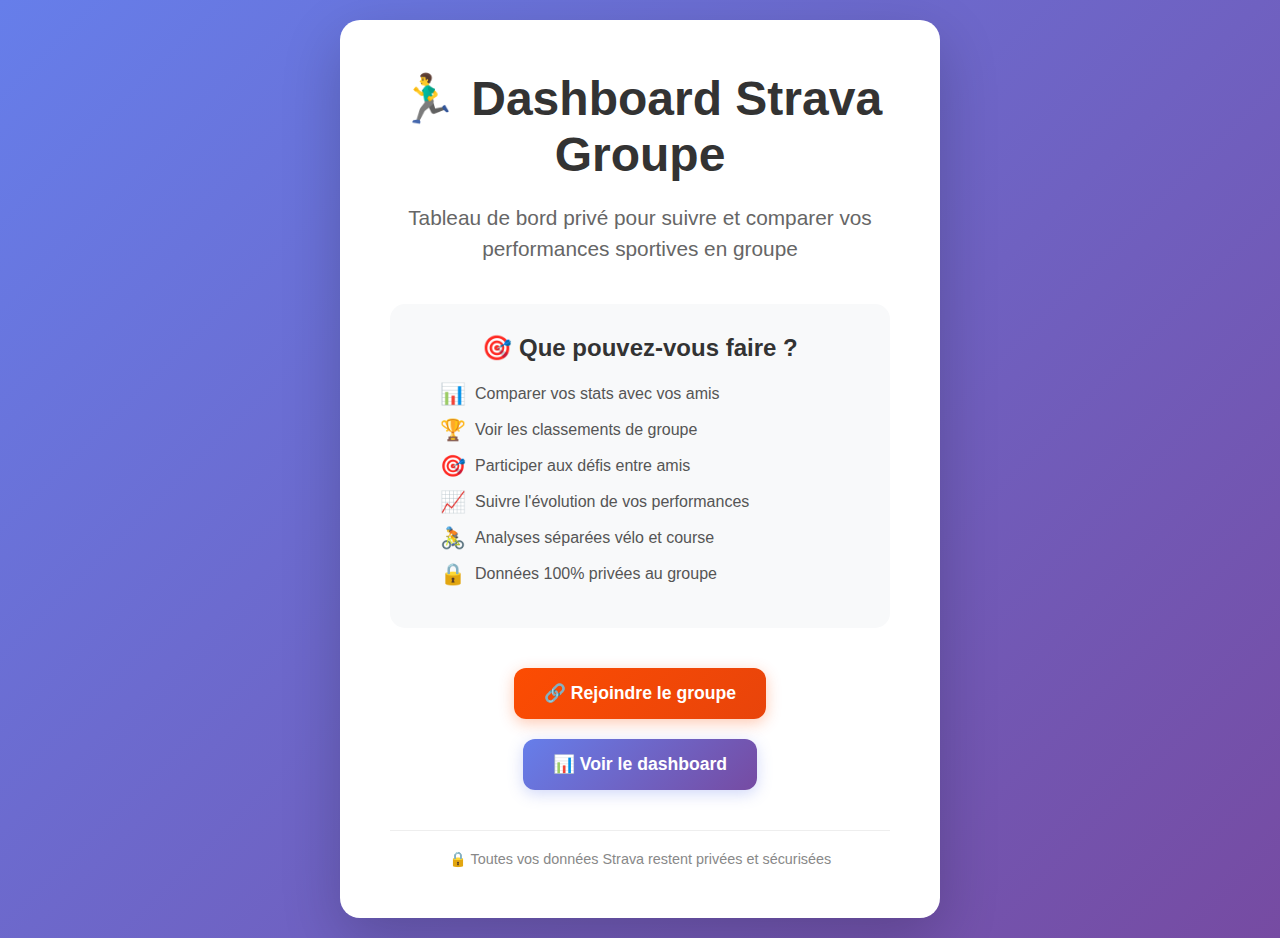
<file: firebase-app/public/index.html>
<!DOCTYPE html>
<html lang="fr">
<head>
    <meta charset="UTF-8">
    <meta name="viewport" content="width=device-width, initial-scale=1.0">
    <title>Dashboard Groupe Strava</title>
    <link rel="stylesheet" href="css/style.css">
</head>
<body>
    <div class="container">
        <h1 class="title">🏃‍♂️ Dashboard Strava Groupe</h1>
        <p class="subtitle">
            Tableau de bord privé pour suivre et comparer vos performances sportives en groupe
        </p>

        <div class="info-section">
            <h2 class="info-title">🎯 Que pouvez-vous faire ?</h2>
            <div class="feature-list">
                <div class="feature">
                    <span class="feature-icon">📊</span>
                    <span>Comparer vos stats avec vos amis</span>
                </div>
                <div class="feature">
                    <span class="feature-icon">🏆</span>
                    <span>Voir les classements de groupe</span>
                </div>
                <div class="feature">
                    <span class="feature-icon">🎯</span>
                    <span>Participer aux défis entre amis</span>
                </div>
                <div class="feature">
                    <span class="feature-icon">📈</span>
                    <span>Suivre l'évolution de vos performances</span>
                </div>
                <div class="feature">
                    <span class="feature-icon">🚴</span>
                    <span>Analyses séparées vélo et course</span>
                </div>
                <div class="feature">
                    <span class="feature-icon">🔒</span>
                    <span>Données 100% privées au groupe</span>
                </div>
            </div>
        </div>

        <div class="nav-buttons">
            <a href="invite.html" class="nav-btn btn-primary">
                🔗 Rejoindre le groupe
            </a>
            <a href="dashboard.html" class="nav-btn btn-secondary">
                📊 Voir le dashboard
            </a>
        </div>

        <div class="footer">
            <p>🔒 Toutes vos données Strava restent privées et sécurisées</p>
        </div>
    </div>

    <script>
        console.log('Dashboard Strava Groupe - Page d\'accueil');
    </script>
</body>
</html>
</file>
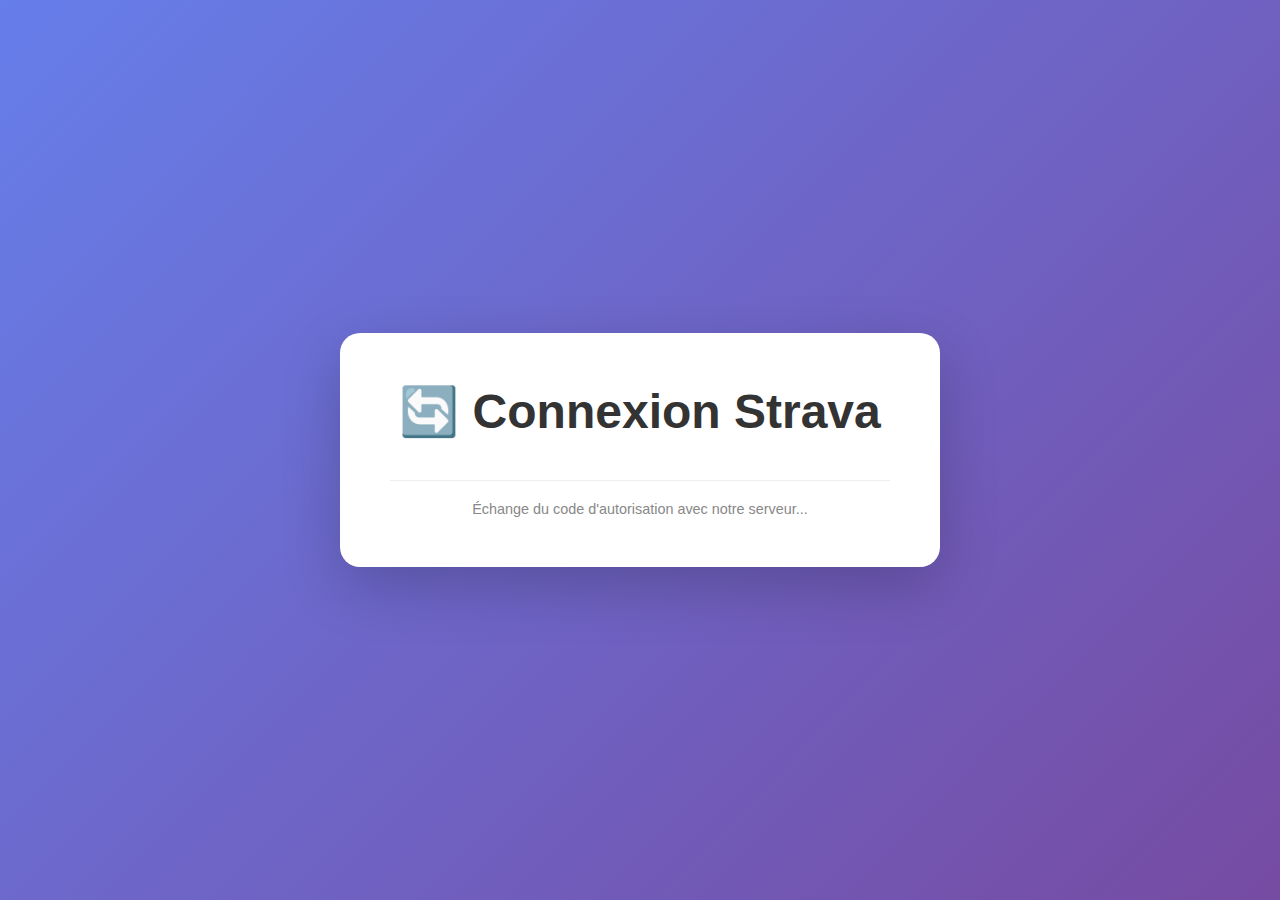
<file: firebase-app/public/callback.html>
<!DOCTYPE html>
<html lang="fr">
<head>
    <meta charset="UTF-8">
    <meta name="viewport" content="width=device-width, initial-scale=1.0">
    <title>Connexion Strava en cours...</title>
    <link rel="stylesheet" href="css/style.css">
</head>
<body>
    <div class="container">
        <h1 class="title">🔄 Connexion Strava</h1>
        
        <div class="loading" id="loading">⏳</div>
        
        <div class="status status-info" id="status">
            Traitement de votre autorisation Strava...
        </div>
        
        <div class="footer" id="details">
            Échange du code d'autorisation avec notre serveur...
        </div>
        
        <button class="nav-btn btn-secondary" onclick="retryAuth()" id="retryBtn" style="display: none;">
            🔄 Réessayer
        </button>
    </div>

    <script src="js/config.js"></script>
    <script>
        // Fonction principale de gestion du callback
        async function handleStravaCallback() {
            const urlParams = new URLSearchParams(window.location.search);
            const code = urlParams.get('code');
            const error = urlParams.get('error');
            const state = urlParams.get('state');
            
            console.log('Callback params:', { 
                code: code ? 'présent' : 'manquant', 
                error, 
                state,
                fullUrl: window.location.href
            });
            
            // Vérification des paramètres
            updateStatus('Vérification des paramètres...', 'info');
            await sleep(1000);
            
            if (error) {
                showError(`Autorisation refusée: ${error}`, 'L\'utilisateur a refusé l\'autorisation ou une erreur s\'est produite.');
                return;
            }
            
            if (!code) {
                showError('Code d\'autorisation manquant', 'Aucun code d\'autorisation reçu de Strava. Veuillez réessayer.');
                return;
            }
            
            // Échange du code
            updateStatus('Échange du code d\'autorisation...', 'info');
            await exchangeCodeForTokens(code);
        }

        // Échange du code contre les tokens
        async function exchangeCodeForTokens(code) {
            try {
                updateDetails('Connexion au serveur...');
                await sleep(500);
                
                // Vérifier la configuration
                if (CONFIG.API_BASE_URL.includes('VOTRE-NGROK-URL')) {
                    throw new Error('API_BASE_URL non configuré. Veuillez configurer ngrok.');
                }
                
                updateDetails('Envoi du code d\'autorisation...');
                const response = await apiCall('/auth/friends/exchange', {
                    method: 'POST',
                    body: JSON.stringify({ 
                        code: code,
                        redirect_uri: CONFIG.STRAVA_REDIRECT_URI
                    })
                });
                
                updateDetails('Synchronisation des données Strava...');
                await sleep(1000);
                
                showSuccess(
                    `Bienvenue ${response.athlete_name} ! 🎉`,
                    'Tu fais maintenant partie du groupe. Redirection vers le dashboard...'
                );
                
                // Rediriger vers le dashboard après 3 secondes
                setTimeout(() => {
                    window.location.href = 'dashboard.html';
                }, 3000);
                
            } catch (error) {
                console.error('Erreur lors de l\'échange:', error);
                
                if (error.message.includes('ngrok')) {
                    showError(
                        'Configuration manquante',
                        'L\'API n\'est pas encore configurée. Contactez l\'administrateur.'
                    );
                } else {
                    showError(
                        'Erreur de connexion',
                        `Impossible de finaliser l'authentification: ${error.message}`
                    );
                }
            }
        }

        // Fonctions utilitaires
        function updateStatus(message, type) {
            const statusEl = document.getElementById('status');
            statusEl.textContent = message;
            statusEl.className = `status status-${type}`;
        }

        function updateDetails(message) {
            document.getElementById('details').textContent = message;
        }

        function showSuccess(title, details) {
            document.getElementById('loading').style.display = 'none';
            updateStatus(title, 'success');
            updateDetails(details);
        }

        function showError(title, details) {
            document.getElementById('loading').style.display = 'none';
            updateStatus(title, 'error');
            updateDetails(details);
            document.getElementById('retryBtn').style.display = 'inline-block';
        }

        function retryAuth() {
            window.location.href = 'invite.html';
        }

        function sleep(ms) {
            return new Promise(resolve => setTimeout(resolve, ms));
        }

        // Initialisation
        document.addEventListener('DOMContentLoaded', function() {
            console.log('Callback page loaded');
            console.log('Current URL:', window.location.href);
            
            // Lancer le processus de callback
            handleStravaCallback();
        });
    </script>
</body>
</html>
</file>
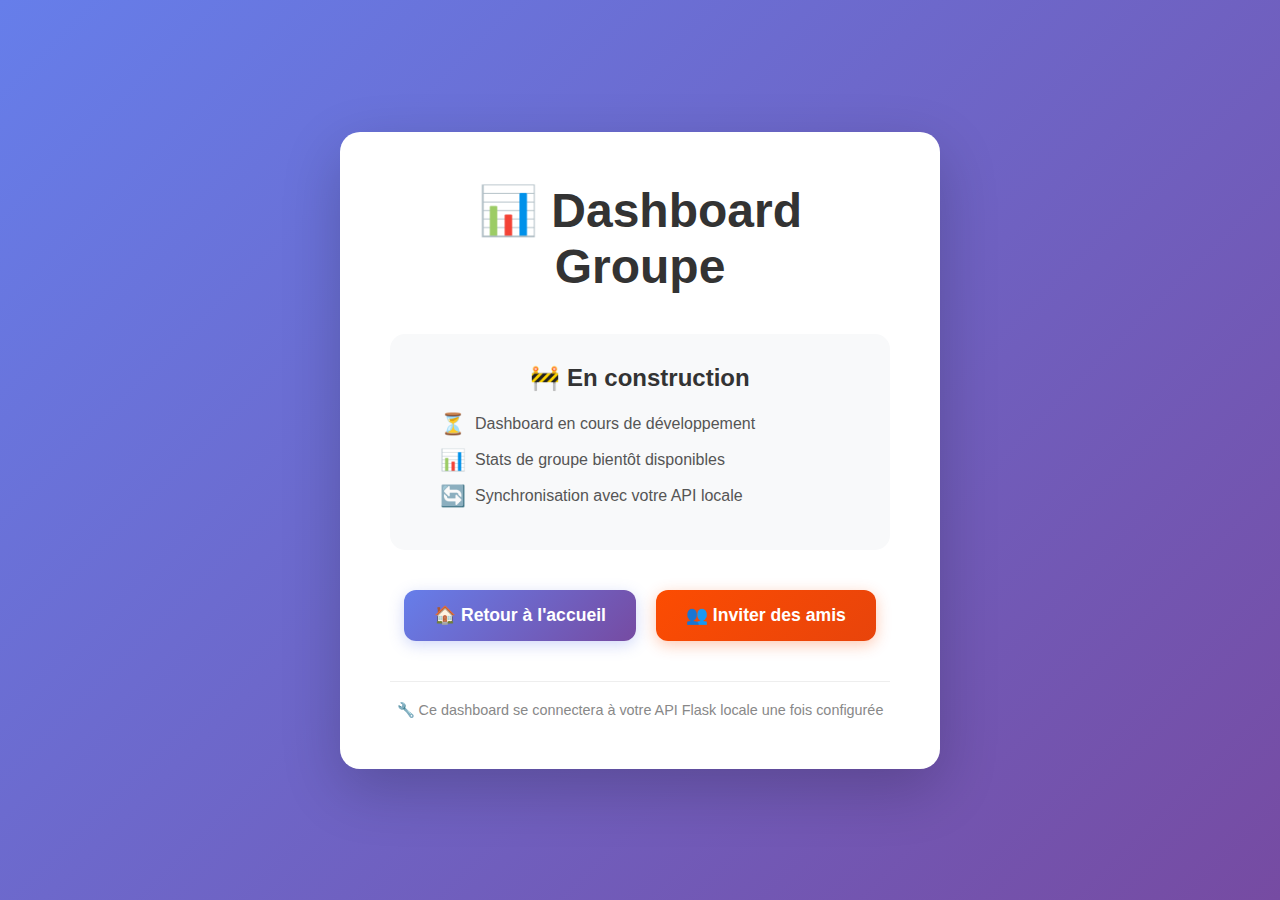
<file: firebase-app/public/dashboard.html>
<!DOCTYPE html>
<html lang="fr">
<head>
    <meta charset="UTF-8">
    <meta name="viewport" content="width=device-width, initial-scale=1.0">
    <title>Dashboard Groupe Strava</title>
    <link rel="stylesheet" href="css/style.css">
</head>
<body>
    <div class="container">
        <h1 class="title">📊 Dashboard Groupe</h1>
        
        <div class="info-section">
            <h2 class="info-title">🚧 En construction</h2>
            <div class="feature-list">
                <div class="feature">
                    <span class="feature-icon">⏳</span>
                    <span>Dashboard en cours de développement</span>
                </div>
                <div class="feature">
                    <span class="feature-icon">📊</span>
                    <span>Stats de groupe bientôt disponibles</span>
                </div>
                <div class="feature">
                    <span class="feature-icon">🔄</span>
                    <span>Synchronisation avec votre API locale</span>
                </div>
            </div>
        </div>
        
        <div class="nav-buttons">
            <a href="index.html" class="nav-btn btn-secondary">
                🏠 Retour à l'accueil
            </a>
            <a href="invite.html" class="nav-btn btn-primary">
                👥 Inviter des amis
            </a>
        </div>
        
        <div class="footer">
            <p>🔧 Ce dashboard se connectera à votre API Flask locale une fois configurée</p>
        </div>
    </div>

    <script src="js/config.js"></script>
    <script>
        console.log('Dashboard loaded');
        console.log('API URL configurée:', CONFIG.API_BASE_URL);
    </script>
</body>
</html>
</file>
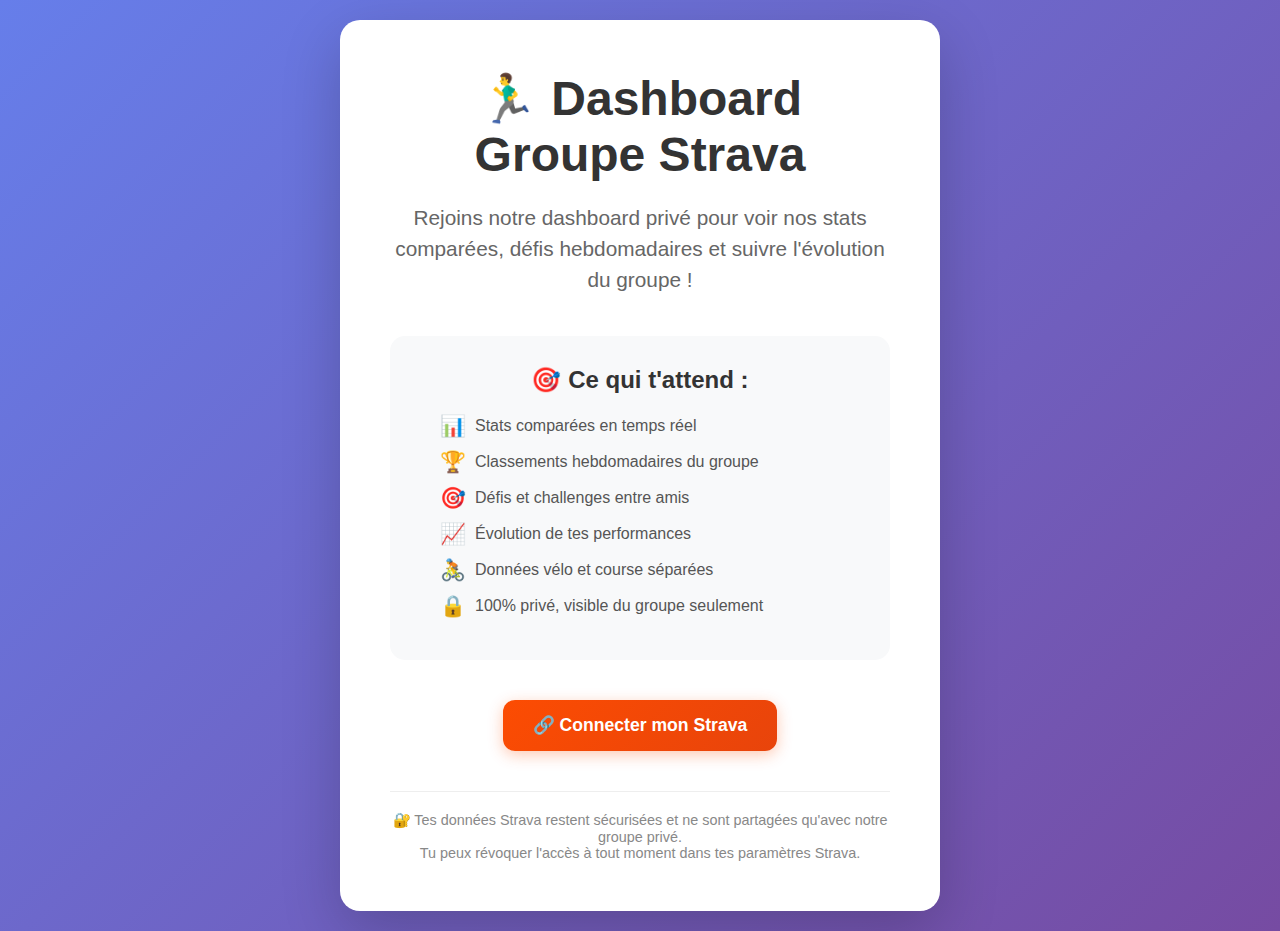
<file: firebase-app/public/invite.html>
<!DOCTYPE html>
<html lang="fr">
<head>
    <meta charset="UTF-8">
    <meta name="viewport" content="width=device-width, initial-scale=1.0">
    <title>🏃‍♂️ Rejoindre le Dashboard Groupe Strava</title>
    <link rel="stylesheet" href="css/style.css">
</head>
<body>
    <div class="container">
        <h1 class="title">🏃‍♂️ Dashboard Groupe Strava</h1>
        
        <p class="subtitle">
            Rejoins notre dashboard privé pour voir nos stats comparées, 
            défis hebdomadaires et suivre l'évolution du groupe !
        </p>
        
        <div class="info-section">
            <h2 class="info-title">🎯 Ce qui t'attend :</h2>
            <div class="feature-list">
                <div class="feature">
                    <span class="feature-icon">📊</span>
                    <span>Stats comparées en temps réel</span>
                </div>
                <div class="feature">
                    <span class="feature-icon">🏆</span>
                    <span>Classements hebdomadaires du groupe</span>
                </div>
                <div class="feature">
                    <span class="feature-icon">🎯</span>
                    <span>Défis et challenges entre amis</span>
                </div>
                <div class="feature">
                    <span class="feature-icon">📈</span>
                    <span>Évolution de tes performances</span>
                </div>
                <div class="feature">
                    <span class="feature-icon">🚴</span>
                    <span>Données vélo et course séparées</span>
                </div>
                <div class="feature">
                    <span class="feature-icon">🔒</span>
                    <span>100% privé, visible du groupe seulement</span>
                </div>
            </div>
        </div>
        
        <button class="nav-btn btn-primary" onclick="connectStrava()" id="connectBtn">
            🔗 Connecter mon Strava
        </button>
        
        <div class="loading" id="loading">⏳</div>
        
        <div class="status" id="status"></div>
        
        <div class="footer">
            <p>🔐 Tes données Strava restent sécurisées et ne sont partagées qu'avec notre groupe privé.</p>
            <p>Tu peux révoquer l'accès à tout moment dans tes paramètres Strava.</p>
        </div>
    </div>

    <script src="js/config.js"></script>
    <script>
        function connectStrava() {
            // Vérifier que la configuration est chargée
            if (typeof CONFIG === 'undefined') {
                showError('Configuration non chargée ! Problème avec config.js');
                return;
            }

            // Vérifier que la configuration est valide
            const configErrors = validateConfig();
            if (configErrors.length > 0) {
                showError('Configuration incomplète : ' + configErrors.join(', '));
                return;
            }

            const authUrl = getStravaAuthUrl();
            showLoading('Redirection vers Strava...');
            
            console.log('URL d\'autorisation:', authUrl);
            
            setTimeout(() => {
                window.location.href = authUrl;
            }, 1000);
        }

        function showLoading(message) {
            document.getElementById('connectBtn').style.display = 'none';
            document.getElementById('loading').style.display = 'block';
            showStatus(message, 'info');
        }

        function showStatus(message, type = 'info') {
            const statusEl = document.getElementById('status');
            statusEl.textContent = message;
            statusEl.className = `status status-${type}`;
            statusEl.style.display = 'block';
        }

        function showError(message) {
            showStatus(message, 'error');
            document.getElementById('connectBtn').style.display = 'inline-block';
            document.getElementById('loading').style.display = 'none';
        }

        // Log de debug au chargement
        window.addEventListener('load', function() {
            console.log('Page d\'invitation chargée');
            if (typeof CONFIG !== 'undefined') {
                console.log('Configuration:', CONFIG);
                
                // Vérifier la config et afficher les erreurs éventuelles
                const errors = validateConfig();
                if (errors.length > 0) {
                    console.warn('Erreurs de configuration:', errors);
                    showError('Configuration incomplète : ' + errors.join(', '));
                } else {
                    console.log('✅ Configuration OK - Prêt pour l\'invitation !');
                }
            } else {
                console.error('❌ CONFIG non défini - Problème avec config.js');
                showError('Configuration non chargée ! Vérifiez que js/config.js existe.');
            }
        });
    </script>
</body>
</html>
</file>
<file: firebase-app/public/css/style.css>
* {
    margin: 0;
    padding: 0;
    box-sizing: border-box;
}

body {
    font-family: -apple-system, BlinkMacSystemFont, 'Segoe UI', Roboto, Oxygen, Ubuntu, Cantarell, sans-serif;
    background: linear-gradient(135deg, #667eea 0%, #764ba2 100%);
    min-height: 100vh;
    display: flex;
    align-items: center;
    justify-content: center;
    padding: 20px;
}

.container {
    background: white;
    padding: 50px;
    border-radius: 20px;
    box-shadow: 0 20px 60px rgba(0,0,0,0.2);
    text-align: center;
    max-width: 600px;
    width: 100%;
    animation: slideUp 0.6s ease-out;
}

@keyframes slideUp {
    from {
        opacity: 0;
        transform: translateY(30px);
    }
    to {
        opacity: 1;
        transform: translateY(0);
    }
}

.title {
    font-size: 3rem;
    margin-bottom: 20px;
    color: #333;
    font-weight: 700;
}

.subtitle {
    color: #666;
    margin-bottom: 40px;
    font-size: 1.3rem;
    line-height: 1.5;
}

.info-section {
    background: #f8f9fa;
    padding: 30px;
    border-radius: 15px;
    margin: 40px 0;
}

.info-title {
    font-size: 1.5rem;
    color: #333;
    margin-bottom: 20px;
}

.feature-list {
    text-align: left;
    max-width: 400px;
    margin: 0 auto;
}

.feature {
    margin: 12px 0;
    color: #555;
    display: flex;
    align-items: center;
    gap: 10px;
    font-size: 1rem;
}

.feature-icon {
    font-size: 1.3rem;
    width: 25px;
}

.nav-buttons {
    display: flex;
    gap: 20px;
    justify-content: center;
    flex-wrap: wrap;
    margin: 30px 0;
}

.nav-btn {
    padding: 15px 30px;
    border: none;
    border-radius: 12px;
    font-size: 1.1rem;
    font-weight: 600;
    cursor: pointer;
    transition: all 0.3s ease;
    text-decoration: none;
    display: inline-block;
}

.btn-primary {
    background: linear-gradient(135deg, #FC4C02 0%, #E8440B 100%);
    color: white;
    box-shadow: 0 4px 15px rgba(252, 76, 2, 0.3);
}

.btn-primary:hover {
    background: linear-gradient(135deg, #E8440B 0%, #D73E0A 100%);
    transform: translateY(-3px);
    box-shadow: 0 8px 25px rgba(252, 76, 2, 0.4);
}

.btn-secondary {
    background: linear-gradient(135deg, #667eea 0%, #764ba2 100%);
    color: white;
    box-shadow: 0 4px 15px rgba(102, 126, 234, 0.3);
}

.btn-secondary:hover {
    background: linear-gradient(135deg, #5a6fd8 0%, #6a4190 100%);
    transform: translateY(-3px);
    box-shadow: 0 8px 25px rgba(102, 126, 234, 0.4);
}

.footer {
    margin-top: 40px;
    padding-top: 20px;
    border-top: 1px solid #eee;
    color: #888;
    font-size: 0.9rem;
}

.status {
    margin: 20px 0;
    padding: 15px;
    border-radius: 10px;
    font-weight: 600;
    display: none;
}

.status-info {
    background: #e3f2fd;
    color: #1565c0;
    border: 1px solid #bbdefb;
}

.status-success {
    background: #e8f5e8;
    color: #2e7d32;
    border: 1px solid #c8e6c9;
}

.status-error {
    background: #ffebee;
    color: #c62828;
    border: 1px solid #ffcdd2;
}

.loading {
    display: none;
    margin: 20px 0;
    font-size: 2rem;
    animation: spin 1s linear infinite;
}

@keyframes spin {
    from { transform: rotate(0deg); }
    to { transform: rotate(360deg); }
}

@media (max-width: 768px) {
    .container {
        padding: 30px 20px;
    }
    
    .title {
        font-size: 2.5rem;
    }
    
    .nav-buttons {
        flex-direction: column;
        align-items: center;
    }
    
    .nav-btn {
        width: 100%;
        max-width: 300px;
    }
}
</file>
